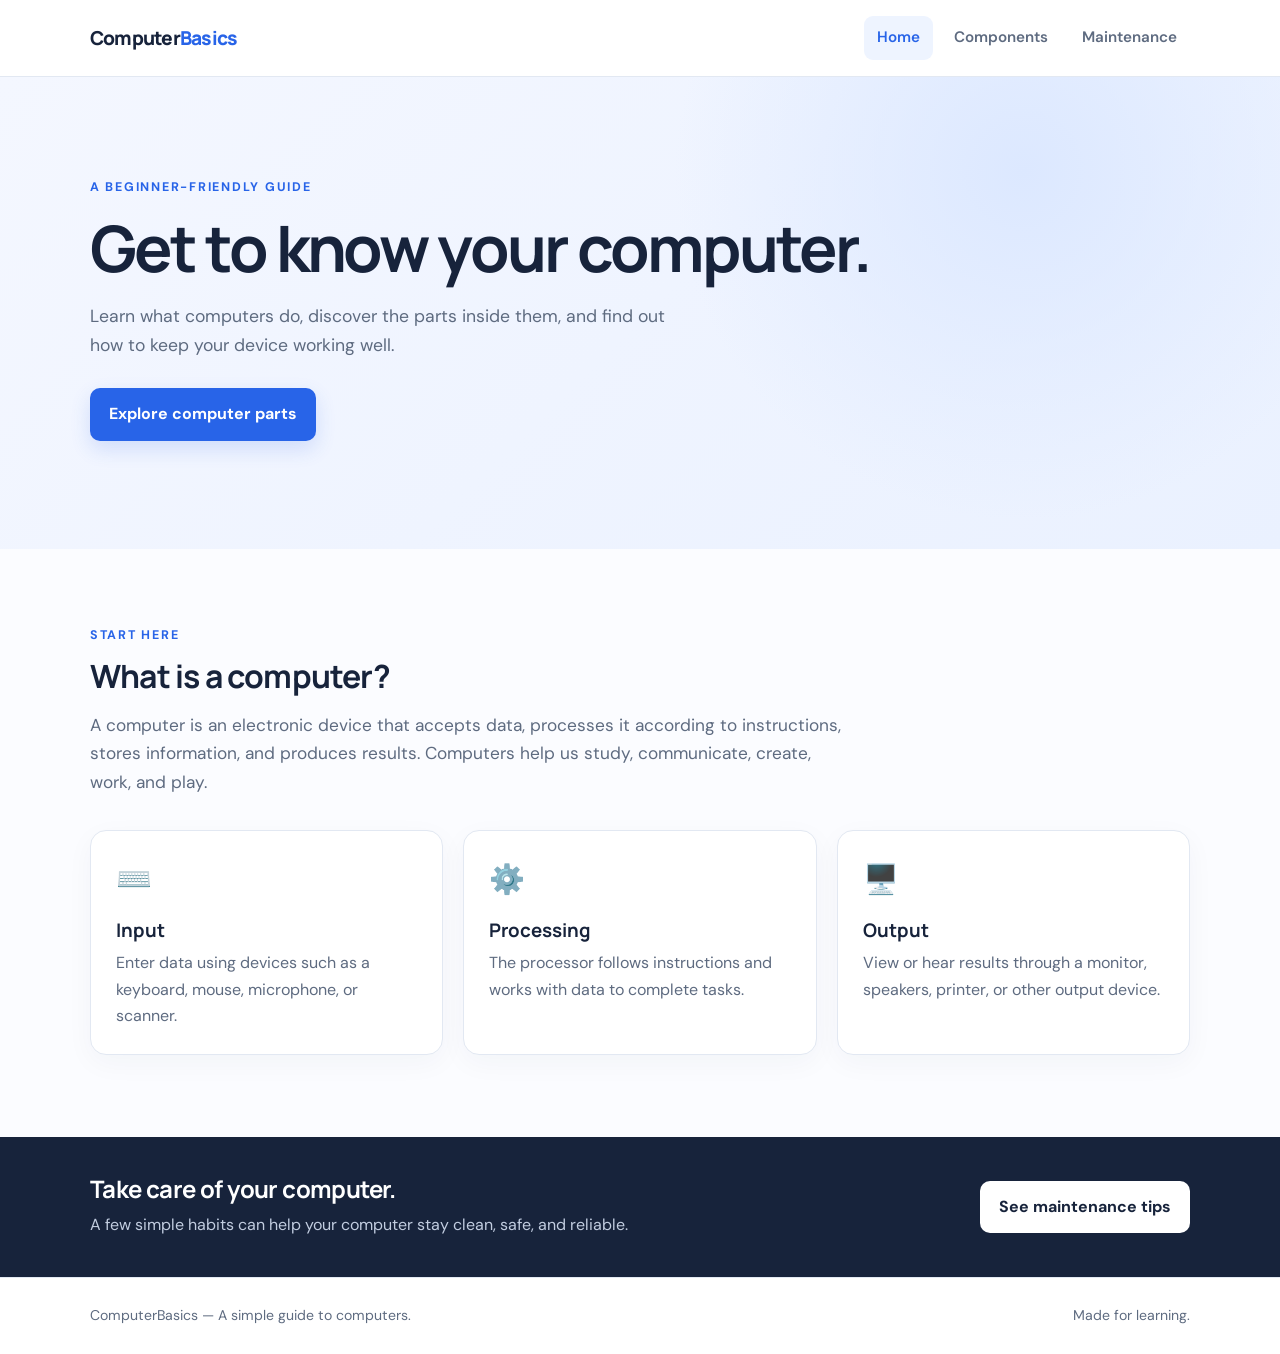
<file: index.html>
<!DOCTYPE html>
<html lang="en">
<head>
    <meta charset="UTF-8">
    <meta name="viewport" content="width=device-width, initial-scale=1.0">
    <title>Computer Basics | Home</title>
    <link rel="stylesheet" href="style.css">
</head>
<body>
    <header class="site-header">
        <div class="container nav-wrap">
            <a class="brand" href="index.html">Computer<span>Basics</span></a>
            <nav aria-label="Main navigation">
                <a class="active" href="index.html">Home</a>
                <a href="components.html">Components</a>
                <a href="maintenance.html">Maintenance</a>
            </nav>
        </div>
    </header>

    <main>
        <section class="hero">
            <div class="container hero-content">
                <p class="eyebrow">A beginner-friendly guide</p>
                <h1>Get to know your computer.</h1>
                <p>Learn what computers do, discover the parts inside them, and find out how to keep your device working well.</p>
                <a class="button" href="components.html">Explore computer parts</a>
            </div>
        </section>
        <section class="container section">
            <div class="section-heading">
                <p class="eyebrow">Start here</p>
                <h2>What is a computer?</h2>
            </div>
            
            <p class="intro">A computer is an electronic device that accepts data, processes it according to instructions, stores information, and produces results. Computers help us study, communicate, create, work, and play.</p>

            <div class="cards">
                <article class="card">
                    <div class="card-icon">⌨️</div>
                    <h3>Input</h3>
                    <p>Enter data using devices such as a keyboard, mouse, microphone, or scanner.</p>
                </article>
                <article class="card">
                    <div class="card-icon">⚙️</div>
                    <h3>Processing</h3>
                    <p>The processor follows instructions and works with data to complete tasks.</p>
                </article>
                <article class="card">
                    <div class="card-icon">🖥️</div>
                    <h3>Output</h3>
                    <p>View or hear results through a monitor, speakers, printer, or other output device.</p>
                </article>
            </div>
        </section>
        <section class="callout">
            <div class="container callout-inner"><div>
                <h2>Take care of your computer.</h2>
                <p>A few simple habits can help your computer stay clean, safe, and reliable.</p>
            </div>
            <a class="button button-light" href="maintenance.html">See maintenance tips</a>
        </div>
    </section>
    
    </main>

<footer>
    <div class="container footer-inner">
        <p>ComputerBasics — A simple guide to computers.</p>
        <p>Made for learning.</p>
    </div>
</footer>
</body>
</html>
</file>
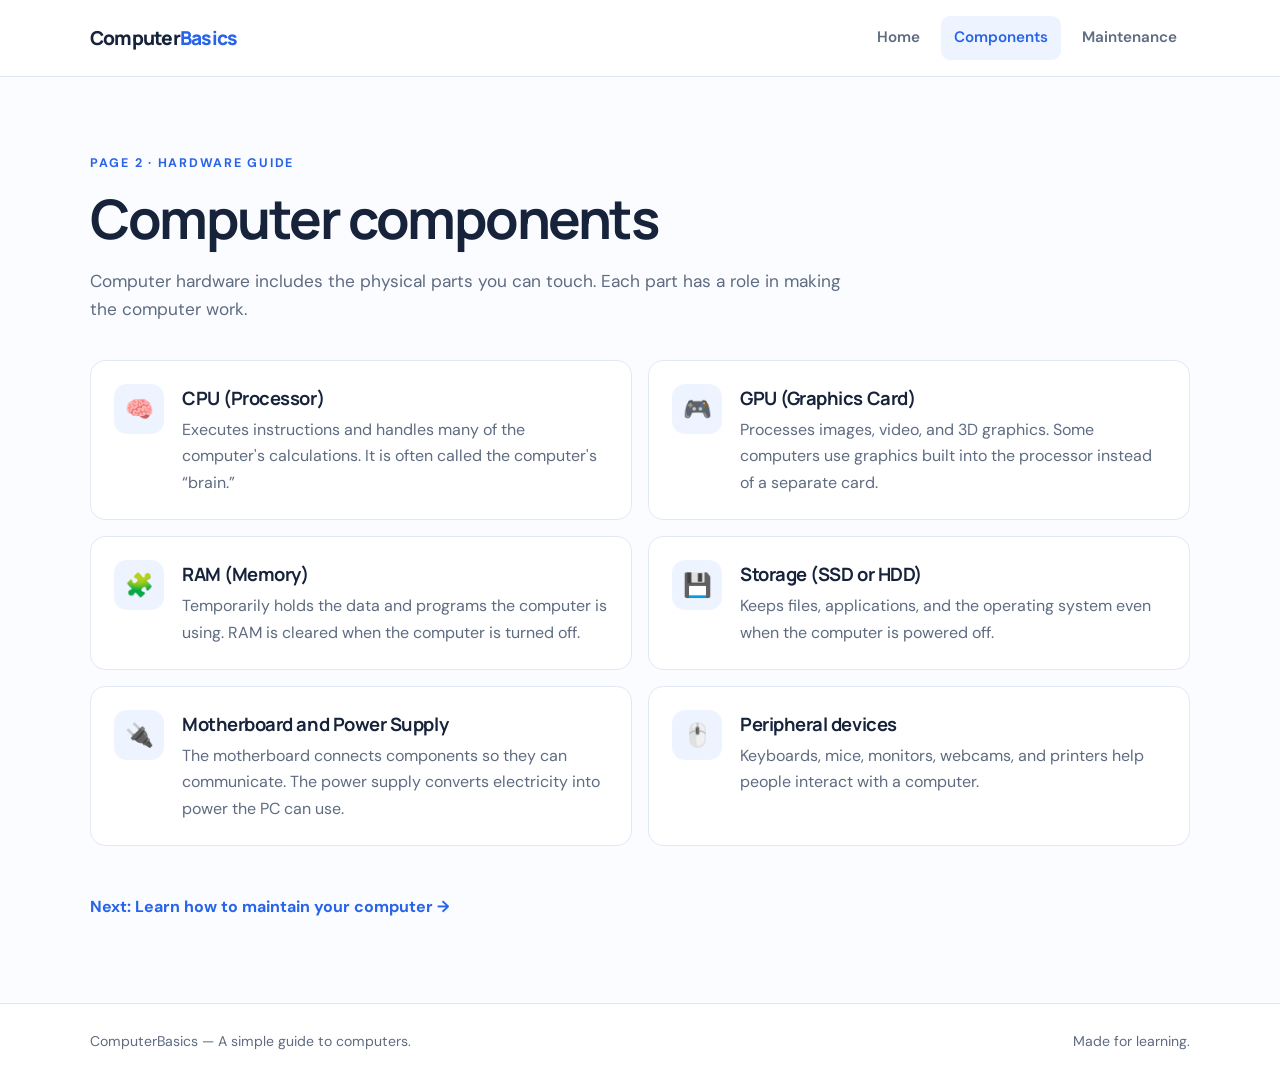
<file: components.html>
<!DOCTYPE html>
<html lang="en">
    <head> 
        <meta charset="UTF-8">
        <meta name="viewport" content="width=device-width, initial-scale=1.0">
        <title>Computer Basics | Components</title>
        <link rel="stylesheet" href="style.css">
    </head>
<body>
    <header class="site-header">
        <div class="container nav-wrap">
            <a class="brand" href="index.html">Computer<span>Basics</span></a>
            <nav aria-label="Main navigation">
                <a href="index.html">Home</a>
                <a class="active" href="components.html">Components</a>
                <a href="maintenance.html">Maintenance</a>
            </nav>
        </div>
    </header>

    <main class="container section page-content">
        <p class="eyebrow">Page 2 · Hardware guide</p>
        <h1>Computer components</h1>
        <p class="intro">Computer hardware includes the physical parts you can touch. Each part has a role in making the computer work.</p>
    
        <div class="component-list">
            <article class="component">
                <div class="component-symbol">🧠</div>
                <div><h2>CPU (Processor)</h2><p>Executes instructions and handles many of the computer's calculations. It is often called the computer's “brain.”</p></div>
            </article>
            
            <article class="component">
                <div class="component-symbol">🎮</div>
                <div><h2>GPU (Graphics Card)</h2>
                    <p>Processes images, video, and 3D graphics. Some computers use graphics built into the processor instead of a separate card.</p>
                </div>
            </article>
            
            <article class="component">
                <div class="component-symbol">🧩</div>
                <div><h2>RAM (Memory)</h2>
                    <p>Temporarily holds the data and programs the computer is using. RAM is cleared when the computer is turned off.</p>
                </div>
            </article>
            
            <article class="component">
                <div class="component-symbol">💾</div>
                <div><h2>Storage (SSD or HDD)</h2>
                    <p>Keeps files, applications, and the operating system even when the computer is powered off.</p>
                </div>
            </article>

            <article class="component">
                <div class="component-symbol">🔌</div>
                <div><h2>Motherboard and Power Supply</h2>
                    <p>The motherboard connects components so they can communicate. The power supply converts electricity into power the PC can use.</p>
                </div>
            </article>
            
            <article class="component">
                <div class="component-symbol">🖱️</div>
                <div><h2>Peripheral devices</h2>
                    <p>Keyboards, mice, monitors, webcams, and printers help people interact with a computer.</p>
                </div>
            </article>
        </div>

        <a class="text-link" href="maintenance.html">Next: Learn how to maintain your computer →</a>
    </main>

<footer>
    <div class="container footer-inner">
        <p>ComputerBasics — A simple guide to computers.</p>
        <p>Made for learning.</p>
    </div>
</footer>
</body>
</html>
</file>
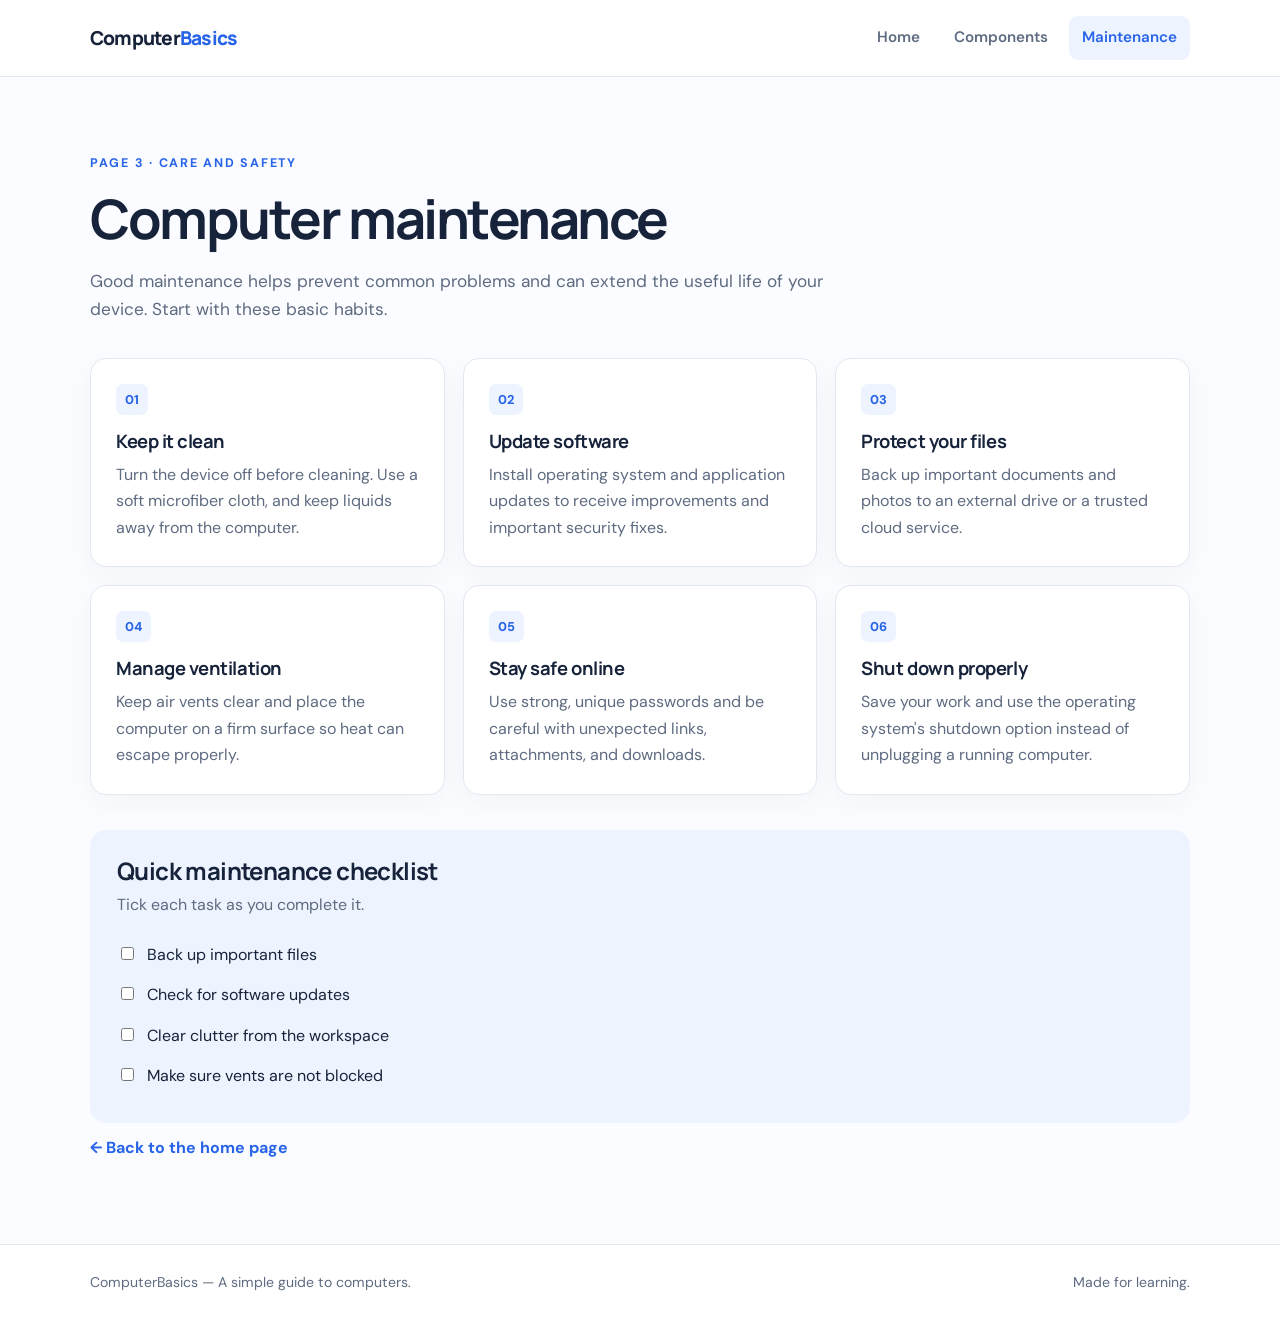
<file: maintenance.html>
<!DOCTYPE html>
<html lang="en">
<head><meta charset="UTF-8"><meta name="viewport" content="width=device-width, initial-scale=1.0"><title>Computer Basics | Maintenance</title><link rel="stylesheet" href="style.css"></head>
<body>
<header class="site-header"><div class="container nav-wrap"><a class="brand" href="index.html">Computer<span>Basics</span></a><nav aria-label="Main navigation"><a href="index.html">Home</a><a href="components.html">Components</a><a class="active" href="maintenance.html">Maintenance</a></nav></div></header>
<main class="container section page-content"><p class="eyebrow">Page 3 · Care and safety</p><h1>Computer maintenance</h1><p class="intro">Good maintenance helps prevent common problems and can extend the useful life of your device. Start with these basic habits.</p>
<div class="tips-grid">
<article class="tip-card"><span class="tip-number">01</span><h2>Keep it clean</h2><p>Turn the device off before cleaning. Use a soft microfiber cloth, and keep liquids away from the computer.</p></article>
<article class="tip-card"><span class="tip-number">02</span><h2>Update software</h2><p>Install operating system and application updates to receive improvements and important security fixes.</p></article>
<article class="tip-card"><span class="tip-number">03</span><h2>Protect your files</h2><p>Back up important documents and photos to an external drive or a trusted cloud service.</p></article>
<article class="tip-card"><span class="tip-number">04</span><h2>Manage ventilation</h2><p>Keep air vents clear and place the computer on a firm surface so heat can escape properly.</p></article>
<article class="tip-card"><span class="tip-number">05</span><h2>Stay safe online</h2><p>Use strong, unique passwords and be careful with unexpected links, attachments, and downloads.</p></article>
<article class="tip-card"><span class="tip-number">06</span><h2>Shut down properly</h2><p>Save your work and use the operating system's shutdown option instead of unplugging a running computer.</p></article>
</div>
<section class="checklist"><h2>Quick maintenance checklist</h2><p>Tick each task as you complete it.</p><label><input type="checkbox"> Back up important files</label><label><input type="checkbox"> Check for software updates</label><label><input type="checkbox"> Clear clutter from the workspace</label><label><input type="checkbox"> Make sure vents are not blocked</label></section>
<a class="text-link" href="index.html">← Back to the home page</a></main>
<footer><div class="container footer-inner"><p>ComputerBasics — A simple guide to computers.</p><p>Made for learning.</p></div></footer></body></html>
</file>
<file: style.css>
@import url('https://fonts.googleapis.com/css2?family=DM+Sans:wght@400;500;600;700&family=Manrope:wght@400;500;600;700;800&display=swap');
:root{--ink:#17233b;--muted:#5e6b80;--blue:#2864e8;--blue-dark:#1748b5;--pale:#eef4ff;--line:#e2e8f2;--white:#fff}
*{box-sizing:border-box}html{scroll-behavior:smooth}body{margin:0;color:var(--ink);background:#fbfcff;font-family:'DM Sans',Arial,sans-serif;line-height:1.65}
h1,h2,h3{font-family:'Manrope',Arial,sans-serif;line-height:1.2}h1{font-size:clamp(2.35rem,5vw,4rem);letter-spacing:-.045em;margin:0 0 1rem}h2{letter-spacing:-.025em}p{margin-top:0}.container{width:min(1100px,calc(100% - 40px));margin-inline:auto}
.site-header{background:rgba(255,255,255,.96);border-bottom:1px solid var(--line)}.nav-wrap{min-height:76px;display:flex;align-items:center;justify-content:space-between;gap:24px}.brand{font:800 1.2rem 'Manrope',sans-serif;color:var(--ink);text-decoration:none;letter-spacing:-.04em}.brand span{color:var(--blue)}
nav{display:flex;flex-wrap:wrap;gap:8px}nav a{color:var(--muted);text-decoration:none;font-size:.95rem;font-weight:600;padding:9px 13px;border-radius:9px}nav a:hover,nav a.active{color:var(--blue);background:var(--pale)}
.hero{background:radial-gradient(circle at 80% 20%,#dce8ff 0,transparent 32%),linear-gradient(135deg,#f4f7ff,#eaf1ff);padding:100px 0 108px}.hero-content{max-width:1100px}.hero-content>p:not(.eyebrow){color:var(--muted);max-width:610px;font-size:1.1rem;margin-bottom:28px}
.eyebrow{color:var(--blue);font-size:.78rem;font-weight:700;letter-spacing:.14em;text-transform:uppercase;margin-bottom:12px}.button{display:inline-block;background:var(--blue);color:white;text-decoration:none;font-weight:700;padding:13px 19px;border-radius:10px;box-shadow:0 8px 20px #2864e82a;transition:transform .2s,background .2s}.button:hover{background:var(--blue-dark);transform:translateY(-2px)}
.section{padding-top:76px;padding-bottom:82px}.section-heading{max-width:640px}.section-heading h2{font-size:2rem;margin:0 0 15px}.intro{color:var(--muted);max-width:760px;font-size:1.08rem;margin-bottom:34px}
.cards{display:grid;grid-template-columns:repeat(3,1fr);gap:20px;margin-top:34px}.card,.tip-card{background:var(--white);border:1px solid var(--line);border-radius:16px;padding:25px;box-shadow:0 8px 28px #1d31500a}.card-icon{font-size:1.8rem;margin-bottom:15px}.card h3{margin:0 0 9px}.card p,.tip-card p,.component p{color:var(--muted);margin-bottom:0}
.callout{background:var(--ink);color:white;padding:38px 0}.callout-inner{display:flex;align-items:center;justify-content:space-between;gap:24px}.callout h2{margin:0 0 8px}.callout p{color:#c2cde0;margin:0}.button-light{background:white;color:var(--ink);box-shadow:none;flex-shrink:0}.button-light:hover{background:#eaf1ff;color:var(--ink)}
footer{background:white;border-top:1px solid var(--line)}.footer-inner{min-height:76px;display:flex;justify-content:space-between;align-items:center;gap:16px;color:var(--muted);font-size:.88rem}.footer-inner p{margin:0}.page-content{min-height:calc(100vh - 152px)}.page-content>h1{font-size:clamp(2.2rem,5vw,3.4rem)}
.component-list{display:grid;grid-template-columns:repeat(2,1fr);gap:16px;margin:36px 0}.component{display:flex;align-items:flex-start;gap:18px;padding:23px;border:1px solid var(--line);border-radius:15px;background:white}.component-symbol{display:grid;place-items:center;width:50px;height:50px;flex-shrink:0;background:var(--pale);border-radius:13px;font-size:1.45rem}.component h2{font-size:1.15rem;margin:3px 0 8px}.text-link{display:inline-block;color:var(--blue);text-decoration:none;font-weight:700;margin-top:12px}.text-link:hover{text-decoration:underline}
.tips-grid{display:grid;grid-template-columns:repeat(3,1fr);gap:18px}.tip-number{display:inline-block;color:var(--blue);background:var(--pale);padding:5px 9px;border-radius:7px;font-size:.8rem;font-weight:800;margin-bottom:15px}.tip-card h2{font-size:1.15rem;margin:0 0 10px}.checklist{margin-top:35px;padding:27px;border-radius:16px;background:var(--pale)}.checklist h2{margin:0 0 7px}.checklist p{color:var(--muted);margin-bottom:16px}.checklist label{display:block;padding:7px 0;cursor:pointer}.checklist input{accent-color:var(--blue);margin-right:9px}
@media(max-width:760px){.nav-wrap{align-items:flex-start;flex-direction:column;padding:17px 0;gap:10px}nav{gap:2px}nav a{padding:8px 10px}.hero{padding:70px 0 78px}.cards,.tips-grid,.component-list{grid-template-columns:1fr}.callout-inner{align-items:flex-start;flex-direction:column}.footer-inner{align-items:flex-start;flex-direction:column;justify-content:center;padding:18px 0;gap:4px}}
</file>
